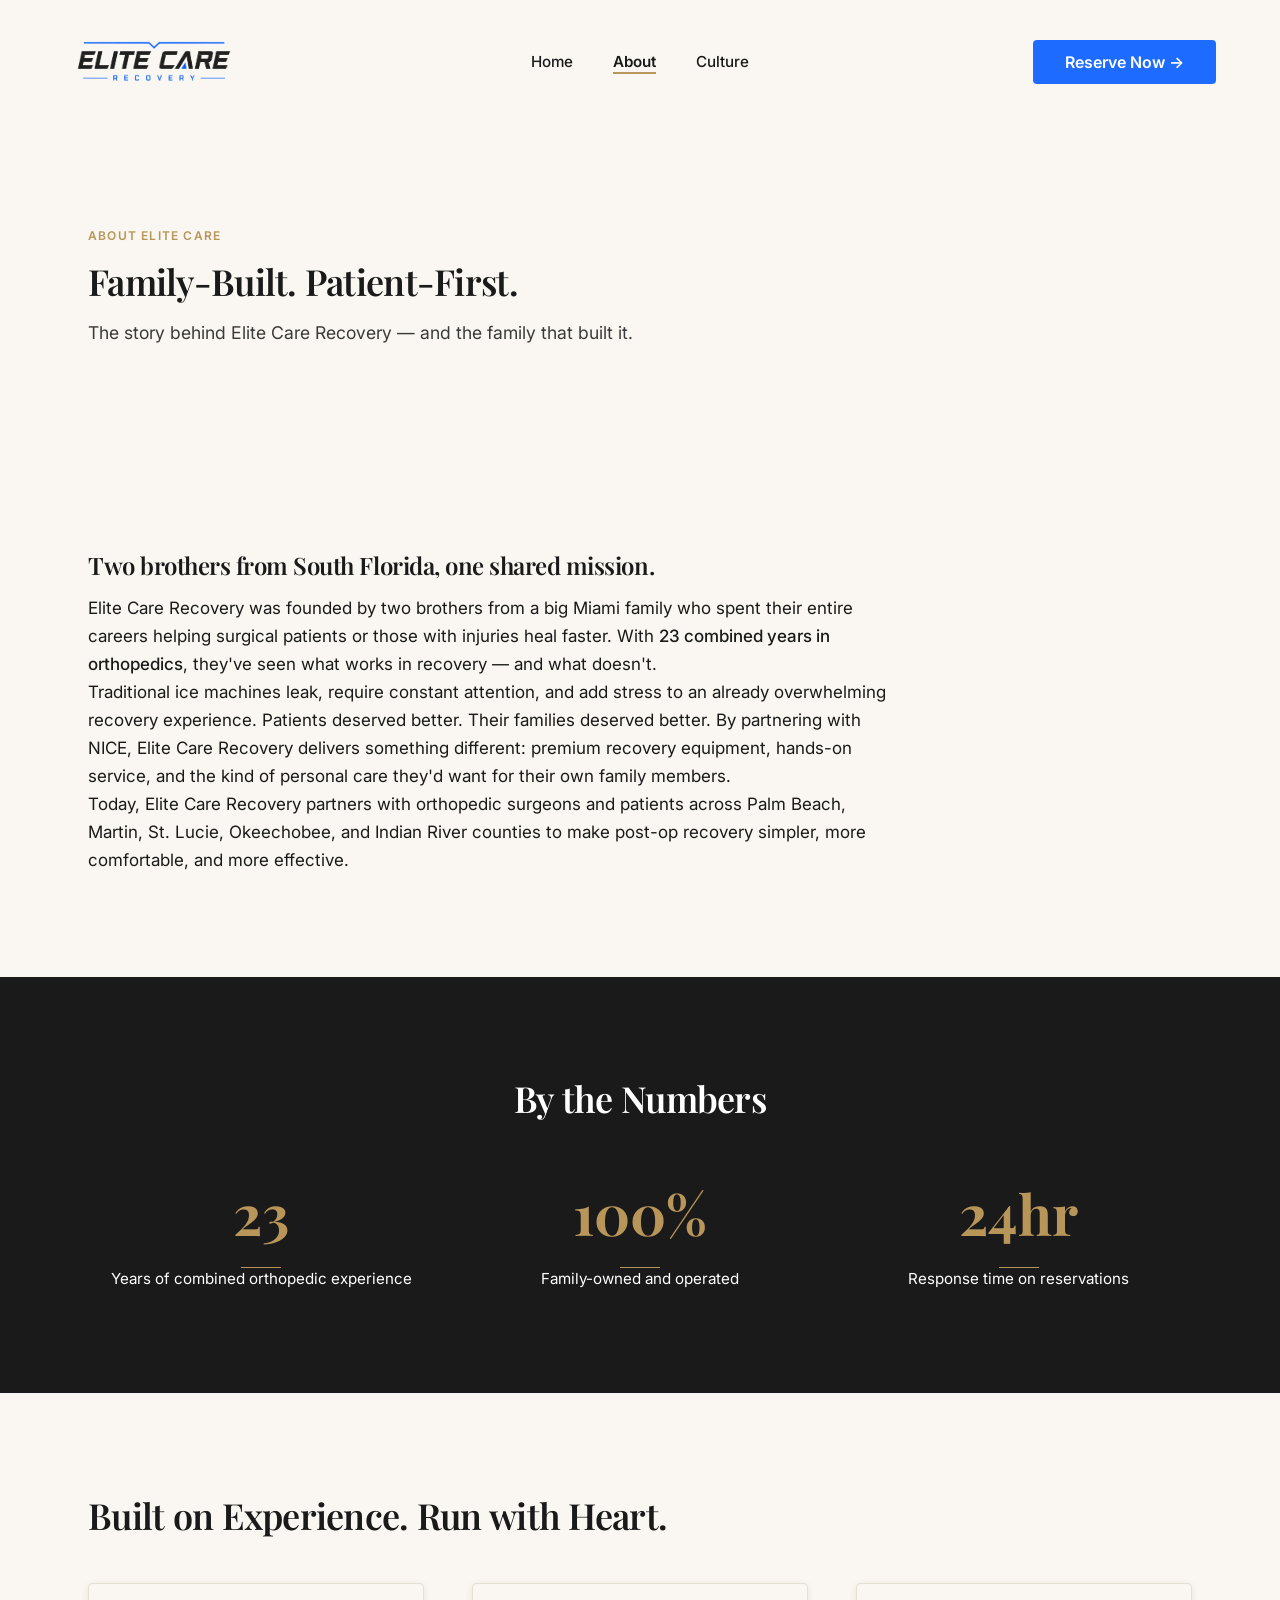
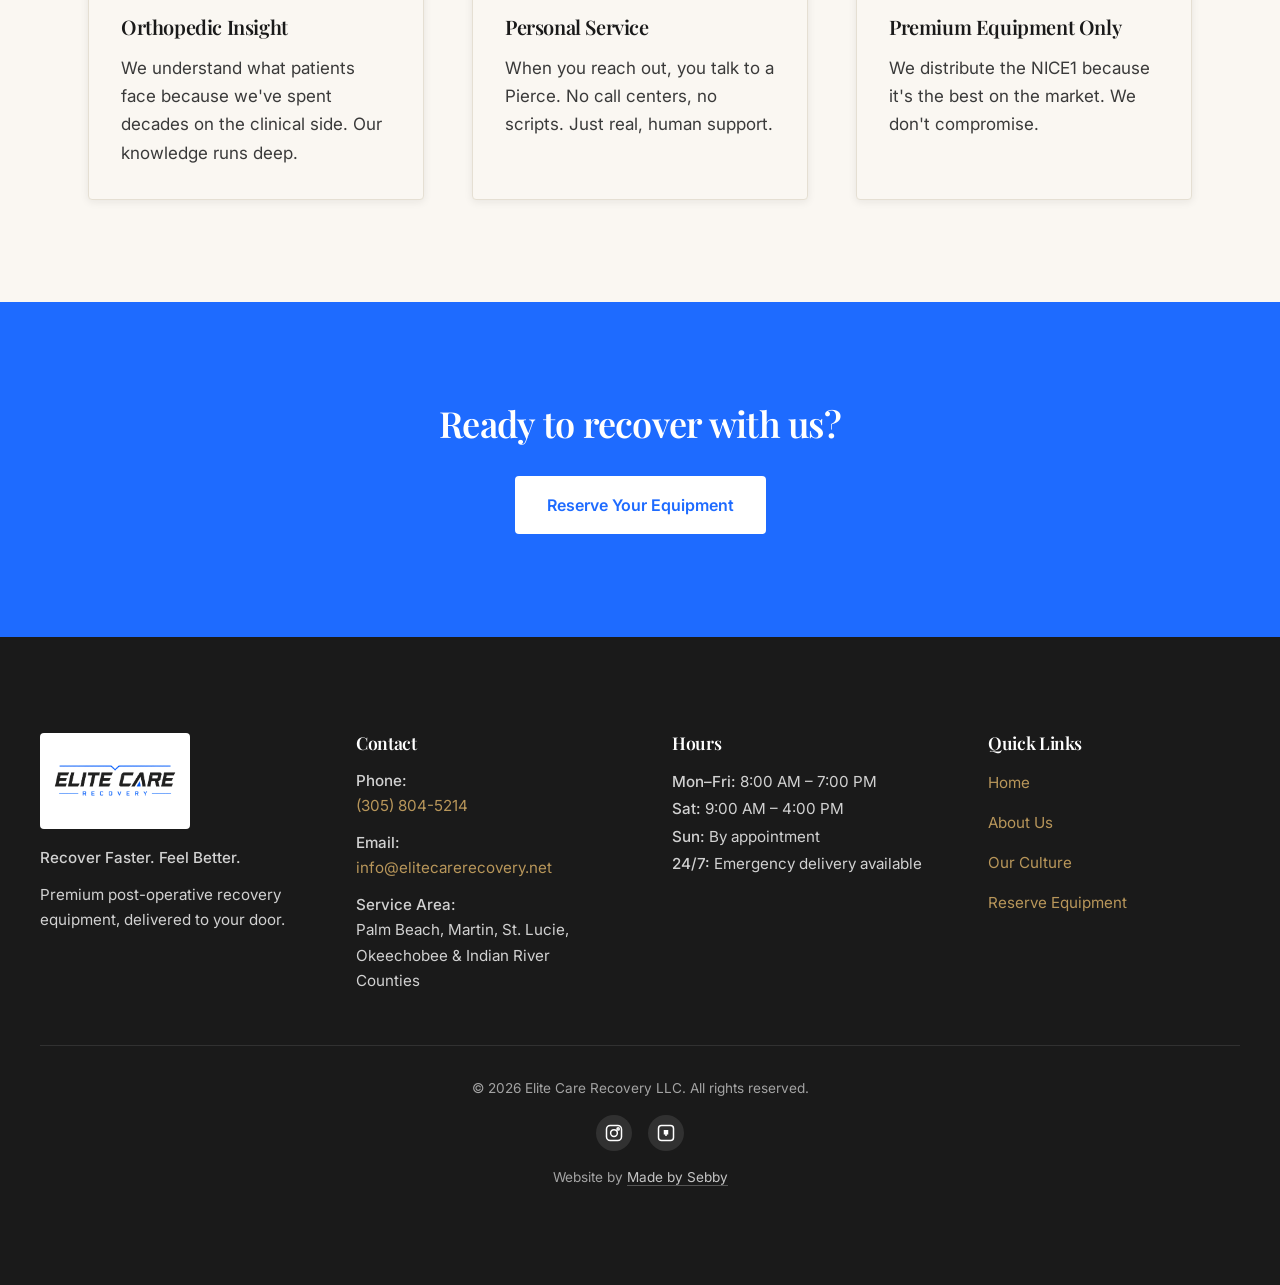
<file: about.html>
<!DOCTYPE html>
<html lang="en">
  <head>
    <meta charset="UTF-8" />
    <meta name="viewport" content="width=device-width, initial-scale=1.0" />
    <title>About Elite Care Recovery | Family-Owned Orthopedic Recovery Services | Palm Beach, Martin, St. Lucie, Okeechobee & Indian River Counties</title>
    <meta
      name="description"
      content="Learn about Elite Care Recovery's story. Two brothers with 23 years of orthopedic experience, dedicated to premium post-operative recovery in Palm Beach, Martin, St. Lucie, Okeechobee, and Indian River counties."
    />

    <!-- Favicon -->
    <link rel="icon" type="image/svg+xml" href="favicon.svg" />

    <!-- Google Fonts -->
    <link rel="preconnect" href="https://fonts.googleapis.com" />
    <link rel="preconnect" href="https://fonts.gstatic.com" crossorigin />
    <link
      href="https://fonts.googleapis.com/css2?family=Inter:wght@400;500;600&family=Playfair+Display:wght@500;600;700&display=swap"
      rel="stylesheet"
    />

    <!-- Styles -->
    <link rel="stylesheet" href="styles.css" />
  </head>

  <body>
    <!-- Skip to content link -->
    <a href="#main" class="skip-link">Skip to main content</a>

    <!-- Navigation -->
    <nav>
      <div class="nav-container">
        <a href="index.html" class="nav-logo-link">
          <img src="assets/elite-care-logo.png" alt="Elite Care Recovery Logo" class="nav-logo" />
        </a>

        <ul class="nav-links">
          <li><a href="index.html">Home</a></li>
          <li><a href="about.html">About</a></li>
          <li><a href="culture.html">Culture</a></li>
        </ul>

        <a href="index.html#reserve" class="btn btn-nav">Reserve Now →</a>

        <button class="hamburger" aria-label="Toggle navigation menu" aria-expanded="false">
          <span></span>
          <span></span>
          <span></span>
        </button>
      </div>
    </nav>

    <!-- Mobile menu overlay (outside nav to fix fixed positioning bug) -->
    <div class="mobile-menu">
      <!-- Header with logo + close button -->
      <div class="mobile-menu-header">
        <img src="assets/elite-care-logo.png" alt="Elite Care Recovery" class="mobile-menu-logo" />
        <button class="mobile-menu-close" aria-label="Close navigation menu">
          <span></span>
          <span></span>
        </button>
      </div>

      <!-- Nav links -->
      <a href="index.html">Home</a>
      <a href="about.html">About</a>
      <a href="culture.html">Culture</a>
      <a href="index.html#reserve" class="btn btn-primary">Reserve Now</a>

      <!-- Footer -->
      <div class="mobile-menu-footer">
        <p>© 2026 Elite Care Recovery LLC</p>
      </div>
    </div>

    <!-- Main content -->
    <main id="main">
      <!-- Hero Section -->
      <section class="bg-cream">
        <div class="container">
          <div class="eyebrow">About Elite Care</div>
          <h2>Family-Built. Patient-First.</h2>
          <p style="margin-top: 1rem; color: var(--color-charcoal-soft); font-size: 1.1rem;">
            The story behind Elite Care Recovery — and the family that built it.
          </p>
        </div>
      </section>

      <!-- The Story Section -->
      <section class="bg-cream">
        <div class="container">
          <div style="max-width: 800px;">
            <h3>Two brothers from South Florida, one shared mission.</h3>
            <p style="margin-top: 1rem;">
              Elite Care Recovery was founded by two brothers from a big Miami family who spent their entire careers helping surgical patients or those with injuries heal faster. With <strong>23 combined years in orthopedics</strong>, they've seen what works in recovery — and what doesn't.
            </p>
            <p>
              Traditional ice machines leak, require constant attention, and add stress to an already overwhelming recovery experience. Patients deserved better. Their families deserved better. By partnering with NICE, Elite Care Recovery delivers something different: premium recovery equipment, hands-on service, and the kind of personal care they'd want for their own family members.
            </p>
            <p>
              Today, Elite Care Recovery partners with orthopedic surgeons and patients across Palm Beach, Martin, St. Lucie, Okeechobee, and Indian River counties to make post-op recovery simpler, more comfortable, and more effective.
            </p>
          </div>
        </div>
      </section>

      <!-- By the Numbers Section -->
      <section class="bg-charcoal">
        <div class="container">
          <div style="text-align: center;">
            <h2 style="color: white;">By the Numbers</h2>

            <div class="stats-grid">
              <div class="stat-item">
                <div class="stat-number">23</div>
                <div class="stat-underline"></div>
                <div class="stat-label">Years of combined orthopedic experience</div>
              </div>

              <div class="stat-item">
                <div class="stat-number">100%</div>
                <div class="stat-underline"></div>
                <div class="stat-label">Family-owned and operated</div>
              </div>

              <div class="stat-item">
                <div class="stat-number">24hr</div>
                <div class="stat-underline"></div>
                <div class="stat-label">Response time on reservations</div>
              </div>
            </div>
          </div>
        </div>
      </section>

      <!-- Why Patients Choose Us Section -->
      <section class="bg-cream">
        <div class="container">
          <h2>Built on Experience. Run with Heart.</h2>

          <div style="display: grid; grid-template-columns: repeat(auto-fit, minmax(280px, 1fr)); gap: clamp(2rem, 5vw, 3rem); margin-top: 3rem;">
            <div class="card">
              <h3 class="card-title">Orthopedic Insight</h3>
              <p class="card-text">
                We understand what patients face because we've spent decades on the clinical side. Our knowledge runs deep.
              </p>
            </div>

            <div class="card">
              <h3 class="card-title">Personal Service</h3>
              <p class="card-text">
                When you reach out, you talk to a Pierce. No call centers, no scripts. Just real, human support.
              </p>
            </div>

            <div class="card">
              <h3 class="card-title">Premium Equipment Only</h3>
              <p class="card-text">
                We distribute the NICE1 because it's the best on the market. We don't compromise.
              </p>
            </div>
          </div>
        </div>
      </section>

      <!-- CTA Band -->
      <section class="bg-blue">
        <div class="container">
          <div style="text-align: center;">
            <h2 style="color: white;">Ready to recover with us?</h2>
            <a href="index.html#reserve" class="btn btn-white" style="margin-top: 2rem;">Reserve Your Equipment</a>
          </div>
        </div>
      </section>
    </main>

    <!-- Footer -->
    <footer>
      <div class="footer-top">
        <!-- Column 1: Brand -->
        <div class="footer-column">
          <img src="assets/elite-care-logo.png" alt="Elite Care Recovery Logo" class="footer-logo" />
          <p class="footer-tagline"><strong>Recover Faster. Feel Better.</strong></p>
          <p class="footer-description">Premium post-operative recovery equipment, delivered to your door.</p>
        </div>

        <!-- Column 2: Contact -->
        <div class="footer-column">
          <h3>Contact</h3>
          <p>
            <strong>Phone:</strong><br />
            <a href="tel:+13058045214">(305) 804-5214</a>
          </p>
          <p>
            <strong>Email:</strong><br />
            <a href="mailto:info@elitecarerecovery.net">info@elitecarerecovery.net</a>
          </p>
          <p>
            <strong>Service Area:</strong><br />
            Palm Beach, Martin, St. Lucie, Okeechobee &amp; Indian River Counties
          </p>
        </div>

        <!-- Column 3: Hours -->
        <div class="footer-column">
          <h3>Hours</h3>
          <ul class="hours-list">
            <li><strong>Mon–Fri:</strong> 8:00 AM – 7:00 PM</li>
            <li><strong>Sat:</strong> 9:00 AM – 4:00 PM</li>
            <li><strong>Sun:</strong> By appointment</li>
            <li><strong>24/7:</strong> Emergency delivery available</li>
          </ul>
        </div>

        <!-- Column 4: Quick Links -->
        <div class="footer-column">
          <h3>Quick Links</h3>
          <ul class="quick-links">
            <li><a href="index.html">Home</a></li>
            <li><a href="about.html">About Us</a></li>
            <li><a href="culture.html">Our Culture</a></li>
            <li><a href="index.html#reserve">Reserve Equipment</a></li>
          </ul>
        </div>
      </div>

      <!-- Footer Bottom Strip -->
      <div class="footer-bottom">
        <p>© 2026 Elite Care Recovery LLC. All rights reserved.</p>
        <div class="social-icons">
          <a href="#" aria-label="Instagram" title="Coming soon">
            <svg viewBox="0 0 24 24">
              <rect x="2" y="2" width="20" height="20" rx="5" ry="5" />
              <path d="M16.5 12a4.5 4.5 0 1 1-9 0 4.5 4.5 0 0 1 9 0" />
              <circle cx="17.5" cy="6.5" r="1.5" />
            </svg>
          </a>
          <a href="#" aria-label="Facebook" title="Coming soon">
            <svg viewBox="0 0 24 24">
              <path d="M18 2H6a4 4 0 0 0-4 4v12a4 4 0 0 0 4 4h12a4 4 0 0 0 4-4V6a4 4 0 0 0-4-4z" />
              <path d="M10 8v6m4-6v6m-2-6v8" />
            </svg>
          </a>
        </div>
        <p class="footer-credit">
          Website by <a href="https://madebysebby.com" rel="noopener">Made by Sebby</a>
        </p>
      </div>
    </footer>

    <!-- Main JavaScript -->
    <script src="main.js"></script>
  </body>
</html>
</file>
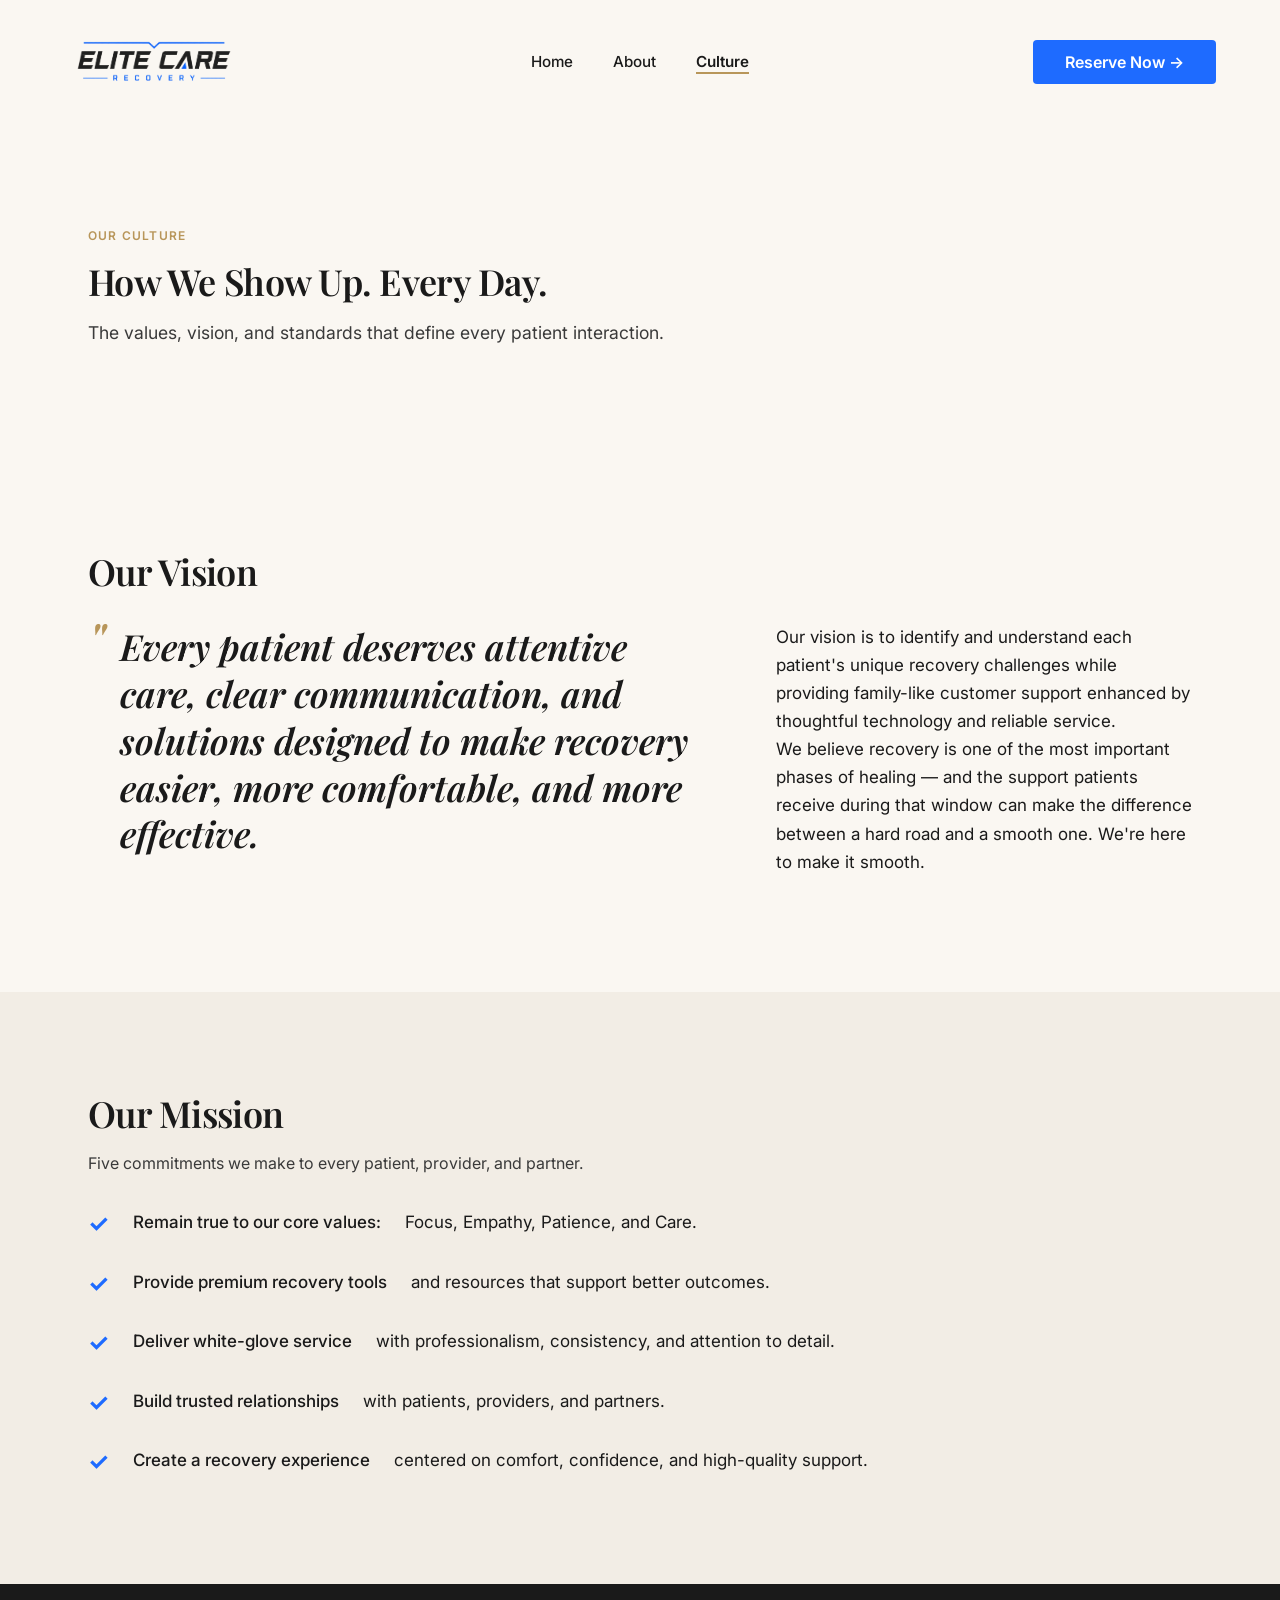
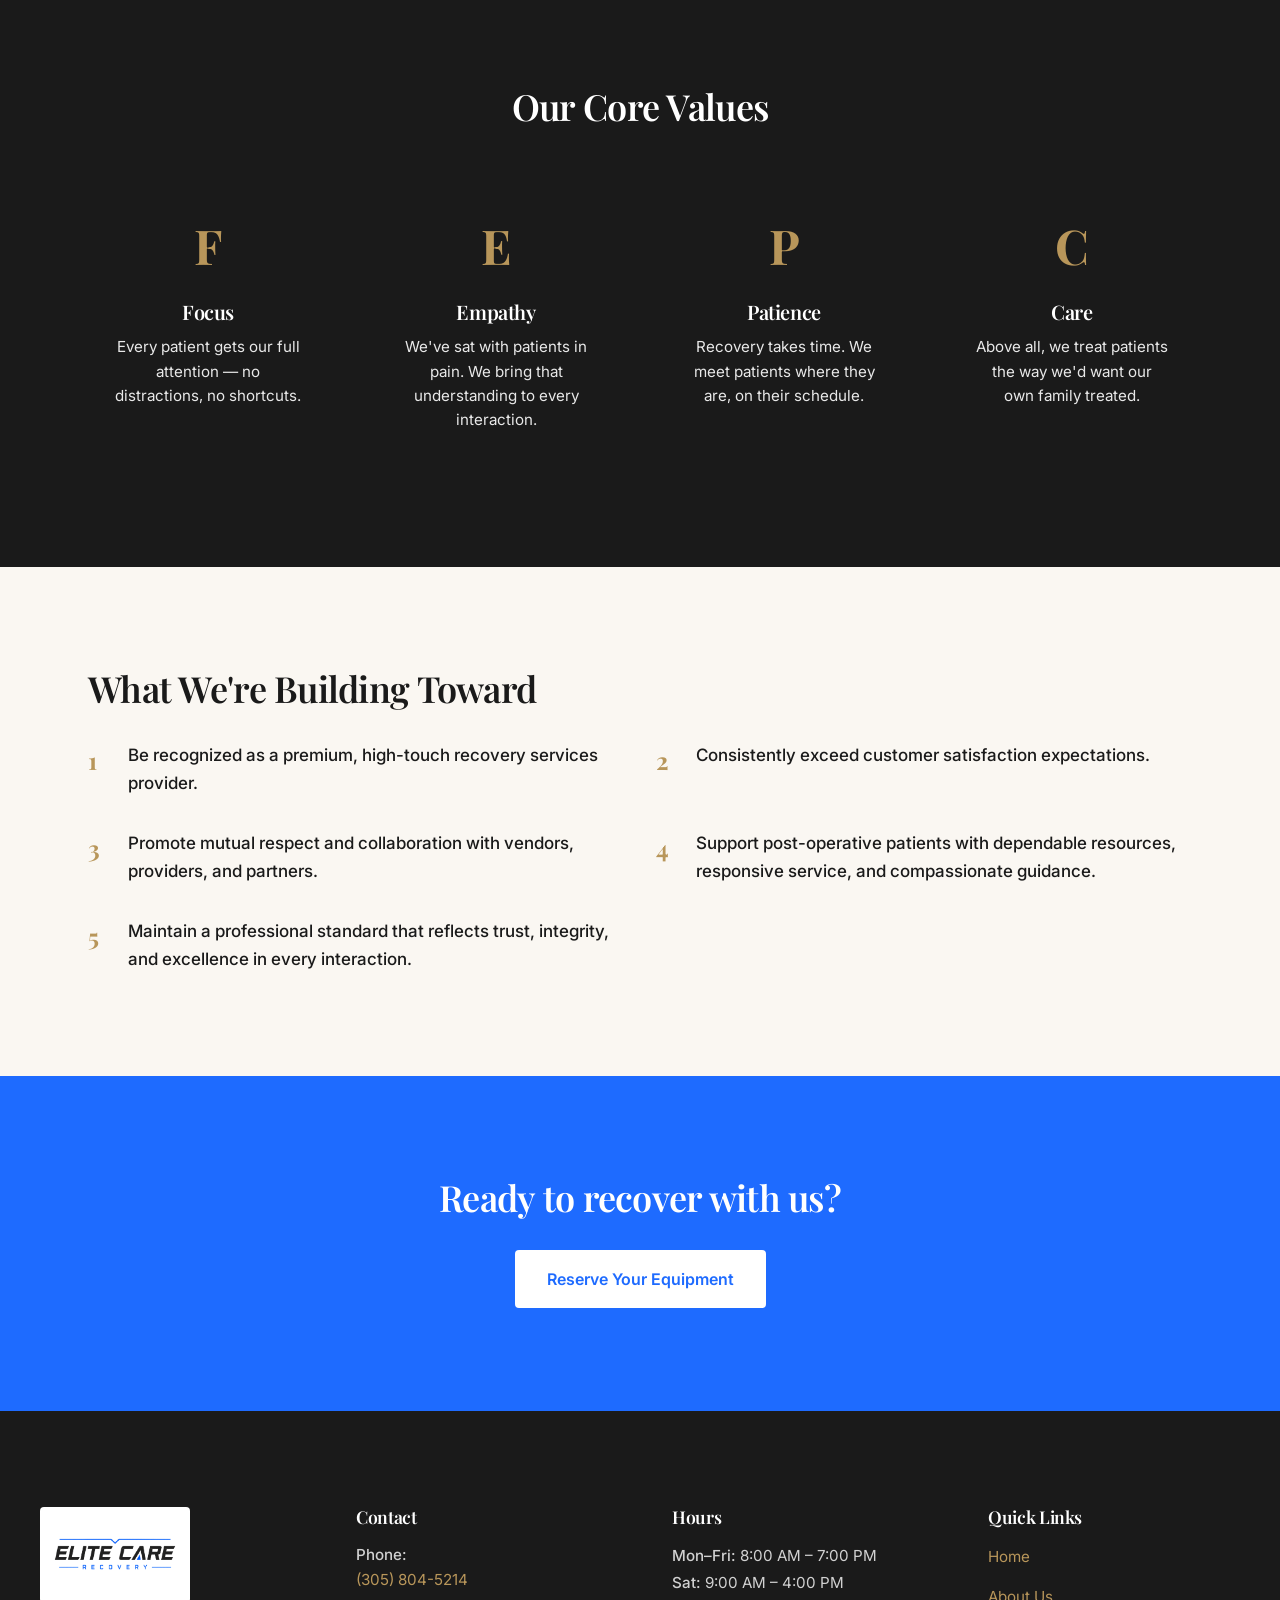
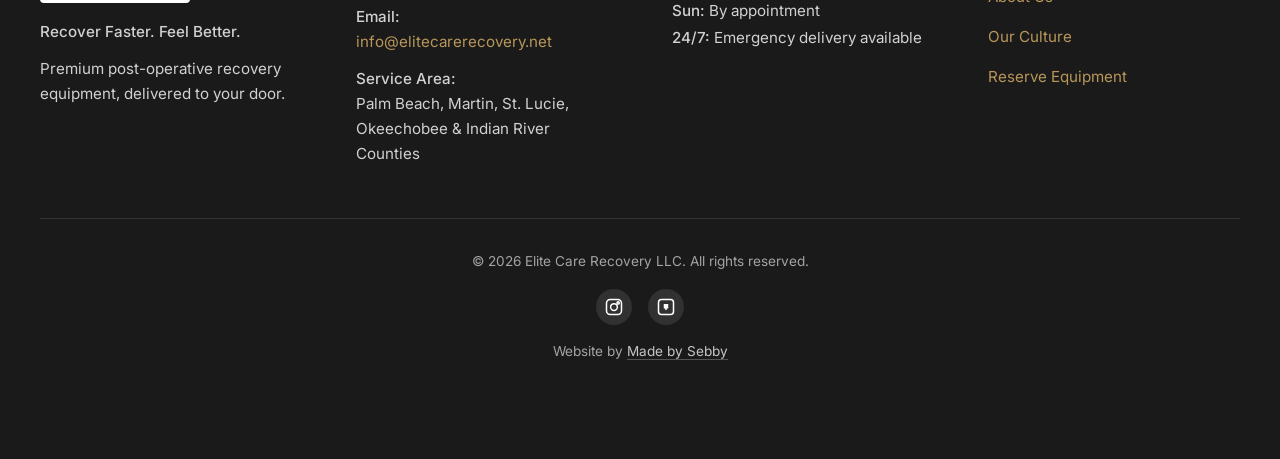
<file: culture.html>
<!DOCTYPE html>
<html lang="en">
  <head>
    <meta charset="UTF-8" />
    <meta name="viewport" content="width=device-width, initial-scale=1.0" />
    <title>Our Culture | Elite Care Recovery</title>
    <meta
      name="description"
      content="Elite Care Recovery's vision, mission, and core values. Learn how we show up for every patient, every day."
    />

    <!-- Favicon -->
    <link rel="icon" type="image/svg+xml" href="favicon.svg" />

    <!-- Google Fonts -->
    <link rel="preconnect" href="https://fonts.googleapis.com" />
    <link rel="preconnect" href="https://fonts.gstatic.com" crossorigin />
    <link
      href="https://fonts.googleapis.com/css2?family=Inter:wght@400;500;600&family=Playfair+Display:wght@500;600;700&display=swap"
      rel="stylesheet"
    />

    <!-- Styles -->
    <link rel="stylesheet" href="styles.css" />
  </head>

  <body>
    <!-- Skip to content link -->
    <a href="#main" class="skip-link">Skip to main content</a>

    <!-- Navigation -->
    <nav>
      <div class="nav-container">
        <a href="index.html" class="nav-logo-link">
          <img src="assets/elite-care-logo.png" alt="Elite Care Recovery Logo" class="nav-logo" />
        </a>

        <ul class="nav-links">
          <li><a href="index.html">Home</a></li>
          <li><a href="about.html">About</a></li>
          <li><a href="culture.html">Culture</a></li>
        </ul>

        <a href="index.html#reserve" class="btn btn-nav">Reserve Now →</a>

        <button class="hamburger" aria-label="Toggle navigation menu" aria-expanded="false">
          <span></span>
          <span></span>
          <span></span>
        </button>
      </div>
    </nav>

    <!-- Mobile menu overlay (outside nav to fix fixed positioning bug) -->
    <div class="mobile-menu">
      <!-- Header with logo + close button -->
      <div class="mobile-menu-header">
        <img src="assets/elite-care-logo.png" alt="Elite Care Recovery" class="mobile-menu-logo" />
        <button class="mobile-menu-close" aria-label="Close navigation menu">
          <span></span>
          <span></span>
        </button>
      </div>

      <!-- Nav links -->
      <a href="index.html">Home</a>
      <a href="about.html">About</a>
      <a href="culture.html">Culture</a>
      <a href="index.html#reserve" class="btn btn-primary">Reserve Now</a>

      <!-- Footer -->
      <div class="mobile-menu-footer">
        <p>© 2026 Elite Care Recovery LLC</p>
      </div>
    </div>

    <!-- Main content -->
    <main id="main">
      <!-- Hero Section -->
      <section class="bg-cream">
        <div class="container">
          <div class="eyebrow">Our Culture</div>
          <h2>How We Show Up. Every Day.</h2>
          <p style="margin-top: 1rem; color: var(--color-charcoal-soft); font-size: 1.1rem;">
            The values, vision, and standards that define every patient interaction.
          </p>
        </div>
      </section>

      <!-- Our Vision Section -->
      <section class="bg-cream">
        <div class="container">
          <h2>Our Vision</h2>

          <div class="split-60-40" style="margin-top: 2rem;">
            <div>
              <p class="pull-quote">
                Every patient deserves attentive care, clear communication, and solutions designed to make recovery easier, more comfortable, and more effective.
              </p>
            </div>

            <div>
              <p>
                Our vision is to identify and understand each patient's unique recovery challenges while providing family-like customer support enhanced by thoughtful technology and reliable service.
              </p>
              <p>
                We believe recovery is one of the most important phases of healing — and the support patients receive during that window can make the difference between a hard road and a smooth one. We're here to make it smooth.
              </p>
            </div>
          </div>
        </div>
      </section>

      <!-- Our Mission Section -->
      <section class="bg-cream-alt">
        <div class="container">
          <h2>Our Mission</h2>
          <p style="margin-top: 1rem; color: var(--color-charcoal-soft); font-size: 1rem;">
            Five commitments we make to every patient, provider, and partner.
          </p>

          <ol class="mission-list" style="counter-reset: item 0; margin-top: 2rem;">
            <li>
              <strong>Remain true to our core values:</strong>
              Focus, Empathy, Patience, and Care.
            </li>
            <li>
              <strong>Provide premium recovery tools</strong>
              and resources that support better outcomes.
            </li>
            <li>
              <strong>Deliver white-glove service</strong>
              with professionalism, consistency, and attention to detail.
            </li>
            <li>
              <strong>Build trusted relationships</strong>
              with patients, providers, and partners.
            </li>
            <li>
              <strong>Create a recovery experience</strong>
              centered on comfort, confidence, and high-quality support.
            </li>
          </ol>
        </div>
      </section>

      <!-- Core Values Band -->
      <section class="bg-charcoal">
        <div class="container">
          <div style="text-align: center;">
            <h2 style="color: white;">Our Core Values</h2>

            <div class="values-grid">
              <div class="value-card">
                <div class="value-letter">F</div>
                <h3>Focus</h3>
                <p>Every patient gets our full attention — no distractions, no shortcuts.</p>
              </div>

              <div class="value-card">
                <div class="value-letter">E</div>
                <h3>Empathy</h3>
                <p>We've sat with patients in pain. We bring that understanding to every interaction.</p>
              </div>

              <div class="value-card">
                <div class="value-letter">P</div>
                <h3>Patience</h3>
                <p>Recovery takes time. We meet patients where they are, on their schedule.</p>
              </div>

              <div class="value-card">
                <div class="value-letter">C</div>
                <h3>Care</h3>
                <p>Above all, we treat patients the way we'd want our own family treated.</p>
              </div>
            </div>
          </div>
        </div>
      </section>

      <!-- Our Objectives Section -->
      <section class="bg-cream">
        <div class="container">
          <h2>What We're Building Toward</h2>

          <ol class="objectives-grid" style="counter-reset: item 0; margin-top: 2rem; list-style: none;">
            <li>
              <strong>Be recognized as a premium, high-touch recovery services provider.</strong>
            </li>
            <li>
              <strong>Consistently exceed customer satisfaction expectations.</strong>
            </li>
            <li>
              <strong>Promote mutual respect and collaboration with vendors, providers, and partners.</strong>
            </li>
            <li>
              <strong>Support post-operative patients with dependable resources, responsive service, and compassionate guidance.</strong>
            </li>
            <li>
              <strong>Maintain a professional standard that reflects trust, integrity, and excellence in every interaction.</strong>
            </li>
          </ol>
        </div>
      </section>

      <!-- CTA Band -->
      <section class="bg-blue">
        <div class="container">
          <div style="text-align: center;">
            <h2 style="color: white;">Ready to recover with us?</h2>
            <a href="index.html#reserve" class="btn btn-white" style="margin-top: 2rem;">Reserve Your Equipment</a>
          </div>
        </div>
      </section>
    </main>

    <!-- Footer -->
    <footer>
      <div class="footer-top">
        <!-- Column 1: Brand -->
        <div class="footer-column">
          <img src="assets/elite-care-logo.png" alt="Elite Care Recovery Logo" class="footer-logo" />
          <p class="footer-tagline"><strong>Recover Faster. Feel Better.</strong></p>
          <p class="footer-description">Premium post-operative recovery equipment, delivered to your door.</p>
        </div>

        <!-- Column 2: Contact -->
        <div class="footer-column">
          <h3>Contact</h3>
          <p>
            <strong>Phone:</strong><br />
            <a href="tel:+13058045214">(305) 804-5214</a>
          </p>
          <p>
            <strong>Email:</strong><br />
            <a href="mailto:info@elitecarerecovery.net">info@elitecarerecovery.net</a>
          </p>
          <p>
            <strong>Service Area:</strong><br />
            Palm Beach, Martin, St. Lucie, Okeechobee &amp; Indian River Counties
          </p>
        </div>

        <!-- Column 3: Hours -->
        <div class="footer-column">
          <h3>Hours</h3>
          <ul class="hours-list">
            <li><strong>Mon–Fri:</strong> 8:00 AM – 7:00 PM</li>
            <li><strong>Sat:</strong> 9:00 AM – 4:00 PM</li>
            <li><strong>Sun:</strong> By appointment</li>
            <li><strong>24/7:</strong> Emergency delivery available</li>
          </ul>
        </div>

        <!-- Column 4: Quick Links -->
        <div class="footer-column">
          <h3>Quick Links</h3>
          <ul class="quick-links">
            <li><a href="index.html">Home</a></li>
            <li><a href="about.html">About Us</a></li>
            <li><a href="culture.html">Our Culture</a></li>
            <li><a href="index.html#reserve">Reserve Equipment</a></li>
          </ul>
        </div>
      </div>

      <!-- Footer Bottom Strip -->
      <div class="footer-bottom">
        <p>© 2026 Elite Care Recovery LLC. All rights reserved.</p>
        <div class="social-icons">
          <a href="#" aria-label="Instagram" title="Coming soon">
            <svg viewBox="0 0 24 24">
              <rect x="2" y="2" width="20" height="20" rx="5" ry="5" />
              <path d="M16.5 12a4.5 4.5 0 1 1-9 0 4.5 4.5 0 0 1 9 0" />
              <circle cx="17.5" cy="6.5" r="1.5" />
            </svg>
          </a>
          <a href="#" aria-label="Facebook" title="Coming soon">
            <svg viewBox="0 0 24 24">
              <path d="M18 2H6a4 4 0 0 0-4 4v12a4 4 0 0 0 4 4h12a4 4 0 0 0 4-4V6a4 4 0 0 0-4-4z" />
              <path d="M10 8v6m4-6v6m-2-6v8" />
            </svg>
          </a>
        </div>
        <p class="footer-credit">
          Website by <a href="https://madebysebby.com" rel="noopener">Made by Sebby</a>
        </p>
      </div>
    </footer>

    <!-- Main JavaScript -->
    <script src="main.js"></script>
  </body>
</html>
</file>
<file: styles.css>
/* ============================================================================
   Elite Care Recovery — Styles
   ============================================================================ */

/* Root: Color palette & typography scale */
:root {
  --color-bg: #FAF7F2;
  --color-bg-alt: #F2EDE5;
  --color-charcoal: #1A1A1A;
  --color-charcoal-soft: #3A3A3A;
  --color-blue: #1E6BFF;
  --color-blue-dark: #0F4FCC;
  --color-gold: #B8965A;
  --color-border: #E5DFD3;
  --color-shadow: rgba(26, 26, 26, 0.08);
}

/* Reset & base styles */
* {
  margin: 0;
  padding: 0;
  box-sizing: border-box;
}

html,
body {
  background-color: var(--color-bg);
  color: var(--color-charcoal);
}

html {
  scroll-behavior: smooth;
}

body {
  font-family: 'Inter', -apple-system, BlinkMacSystemFont, 'Segoe UI', sans-serif;
  font-size: 1.0625rem;
  line-height: 1.65;
  letter-spacing: 0;
}

/* Headings */
h1,
h2,
h3,
h4,
h5,
h6 {
  font-family: 'Playfair Display', serif;
  font-weight: 600;
  line-height: 1.1;
  letter-spacing: -0.02em;
  color: var(--color-charcoal);
}

h1 {
  font-size: clamp(2.5rem, 5vw, 4.5rem);
}

h2 {
  font-size: clamp(2rem, 3.5vw, 3rem);
}

h3 {
  font-size: 1.5rem;
}

/* Eyebrow pattern — uppercase label before section headline */
.eyebrow {
  font-family: 'Inter', sans-serif;
  font-size: 0.75rem;
  font-weight: 600;
  letter-spacing: 0.1em;
  text-transform: uppercase;
  color: var(--color-gold);
  margin-bottom: 1rem;
}

small,
.small {
  font-size: 0.875rem;
}

/* Emphasis & links */
strong,
b {
  font-weight: 500;
}

a {
  color: var(--color-blue);
  text-decoration: none;
  transition: color 200ms ease;
}

a:hover,
a:focus {
  color: var(--color-blue-dark);
}

/* Container utility */
.container {
  width: 100%;
  max-width: 1200px;
  margin: 0 auto;
  padding: 0 1.5rem;
}

/* Layout grid utilities */
.split-50-50 {
  display: grid;
  grid-template-columns: 1fr;
  gap: clamp(2rem, 5vw, 4rem);
}

@media (min-width: 1024px) {
  .split-50-50 {
    grid-template-columns: 1fr 1fr;
  }
}

.split-60-40 {
  display: grid;
  grid-template-columns: 1fr;
  gap: clamp(2rem, 5vw, 4rem);
}

@media (min-width: 1024px) {
  .split-60-40 {
    grid-template-columns: 1.5fr 1fr;
  }
}

/* Sections: alternating backgrounds with generous padding */
section {
  padding: clamp(4rem, 8vw, 8rem) 0;
}

section.bg-cream {
  background-color: var(--color-bg);
}

section.bg-cream-alt {
  background-color: var(--color-bg-alt);
}

section.bg-charcoal {
  background-color: var(--color-charcoal);
  color: white;
}

section.bg-charcoal .eyebrow {
  color: var(--color-gold);
}

section.bg-blue {
  background-color: var(--color-blue);
  color: white;
}

/* ============================================================================
   Navigation
   ============================================================================ */

nav {
  position: sticky;
  top: 0;
  z-index: 100;
  background-color: transparent;
  transition: all 300ms ease;
}

nav.scrolled {
  background-color: rgba(250, 247, 242, 0.95);
  backdrop-filter: blur(10px);
  border-bottom: 1px solid var(--color-border);
}

.nav-container {
  display: flex;
  align-items: center;
  justify-content: center;
  padding: 2rem 1.5rem;
  max-width: 1200px;
  margin: 0 auto;
  position: relative;
}

@media (min-width: 768px) {
  .nav-container {
    padding: 2.5rem 1.5rem;
  }
}

.nav-logo-link {
  display: flex;
  align-items: center;
  position: absolute;
  left: 1.5rem;
}

.nav-logo {
  width: 180px;
  height: auto;
}

.nav-links {
  display: none;
  list-style: none;
  gap: 2.5rem;
  align-items: center;
  margin: 0;
  padding: 0;
}

@media (min-width: 1024px) {
  .nav-links {
    display: flex;
  }
}

.nav-links li {
  display: flex;
  align-items: center;
  line-height: 1;
  min-height: 44px;
}

.nav-links a {
  font-family: 'Inter', sans-serif;
  font-size: 0.95rem;
  font-weight: 500;
  color: var(--color-charcoal);
  position: relative;
  line-height: 1;
}

.nav-links a::after {
  content: '';
  position: absolute;
  bottom: -0.25rem;
  left: 0;
  width: 0;
  height: 2px;
  background-color: var(--color-gold);
  transition: width 300ms ease;
}

.nav-links a:hover::after {
  width: 100%;
}

.nav-links a.active::after {
  width: 100%;
}

.nav-links a.active {
  color: var(--color-charcoal);
  font-weight: 600;
}

/* Reserve Now button in nav */
nav .btn-nav {
  background-color: var(--color-blue);
  color: white;
  padding: 0.75rem 1.5rem;
  border-radius: 4px;
  font-weight: 600;
  transition: background-color 200ms ease;
  font-size: 0.95rem;
  white-space: nowrap;
  line-height: 1;
  display: inline-block;
  position: absolute;
  right: 1.5rem;
}

@media (max-width: 1023px) {
  nav .btn-nav {
    display: none;
  }
}

@media (min-width: 1024px) {
  nav .btn-nav {
    padding: 0.875rem 2rem;
    font-size: 1rem;
  }
}

nav .btn-nav:hover,
nav .btn-nav:focus {
  background-color: var(--color-blue-dark);
}

/* Hamburger menu (mobile) */
.hamburger {
  display: flex !important;
  flex-direction: column;
  gap: 0.35rem;
  background: none !important;
  border: none !important;
  cursor: pointer;
  padding: 0 !important;
  font-size: inherit !important;
  font-weight: inherit !important;
  border-radius: 0 !important;
  transition: none;
  position: absolute;
  right: 1.5rem;
}

@media (min-width: 1024px) {
  .hamburger {
    display: none !important;
  }
}

.hamburger span {
  width: 24px;
  height: 2px;
  background-color: var(--color-charcoal);
  transition: all 300ms ease;
}

.hamburger.open span:nth-child(1) {
  transform: rotate(45deg) translateY(10px);
}

.hamburger.open span:nth-child(2) {
  opacity: 0;
}

.hamburger.open span:nth-child(3) {
  transform: rotate(-45deg) translateY(-10px);
}

/* Mobile menu overlay */
.mobile-menu {
  position: fixed;
  top: 0;
  right: -100%;
  width: 100%;
  height: 100vh;
  background-color: var(--color-bg);
  transition: right 300ms ease;
  z-index: 101;
  display: flex;
  flex-direction: column;
  padding: 0;
  gap: 0;
  overflow-y: auto;
  -webkit-overflow-scrolling: touch;
}

@media (min-width: 1024px) {
  .mobile-menu {
    display: none;
  }
}

.mobile-menu.open {
  right: 0;
}

.mobile-menu a {
  font-size: 1.25rem;
  font-weight: 500;
  color: var(--color-charcoal);
  padding: 1rem 2rem;
}

/* Mobile menu header */
.mobile-menu-header {
  display: flex;
  align-items: center;
  justify-content: space-between;
  padding: 1.5rem 2rem;
  border-bottom: 1px solid var(--color-border);
  flex-shrink: 0;
}

.mobile-menu-logo {
  width: 150px;
  height: auto;
  max-height: 150px;
  flex-shrink: 0;
  display: block;
}

/* Mobile menu close button (X icon) */
.mobile-menu-close {
  display: flex !important;
  align-items: center;
  justify-content: center;
  background: none !important;
  border: none !important;
  cursor: pointer;
  padding: 8px !important;
  width: 40px;
  height: 40px;
  position: relative;
  border-radius: 0 !important;
  transition: none;
}

.mobile-menu-close span {
  width: 24px;
  height: 2px;
  background-color: var(--color-charcoal);
  position: absolute;
}

.mobile-menu-close span:nth-child(1) {
  transform: rotate(45deg);
}

.mobile-menu-close span:nth-child(2) {
  transform: rotate(-45deg);
}

/* Mobile menu footer */
.mobile-menu-footer {
  margin-top: auto;
  padding: 1.5rem 2rem;
  border-top: 1px solid var(--color-border);
  text-align: center;
}

.mobile-menu-footer p {
  font-size: 0.85rem;
  color: var(--color-charcoal-soft);
  margin: 0;
}

/* Skip to content link */
.skip-link {
  position: absolute;
  top: -40px;
  left: 0;
  background-color: var(--color-blue);
  color: white;
  padding: 0.5rem 1rem;
  z-index: 100;
  font-size: 0.875rem;
  font-weight: 600;
}

.skip-link:focus {
  top: 0;
}

/* ============================================================================
   Hero Section
   ============================================================================ */

.hero {
  position: relative;
  height: 85vh;
  min-height: 500px;
  display: flex;
  align-items: center;
  justify-content: center;
  overflow: hidden;
}

.hero-video {
  position: absolute;
  top: 0;
  left: 0;
  width: 100%;
  height: 100%;
  object-fit: cover;
  object-position: center 20%;
  z-index: 0;
}

.hero-overlay {
  position: absolute;
  top: 0;
  left: 0;
  width: 100%;
  height: 100%;
  background: linear-gradient(
    to bottom,
    rgba(26, 26, 26, 0) 0%,
    rgba(26, 26, 26, 0.6) 100%
  );
  z-index: 1;
}

.hero-content {
  position: relative;
  z-index: 2;
  text-align: center;
  color: white;
  padding: 0 1.5rem;
  max-width: 800px;
}

.hero-content h1 {
  color: white;
  margin-bottom: 1.5rem;
  font-weight: 700;
}

.hero-content p {
  font-size: clamp(1rem, 2vw, 1.25rem);
  margin-bottom: 2.5rem;
  line-height: 1.6;
}

.hero-ctas {
  display: flex;
  flex-direction: column;
  gap: 1.5rem;
  justify-content: center;
  align-items: center;
  margin-bottom: 3rem;
}

@media (min-width: 640px) {
  .hero-ctas {
    flex-direction: row;
  }
}

/* Gold flourish beneath CTAs */
.hero-flourish {
  width: 60px;
  height: 1px;
  background-color: var(--color-gold);
  margin: 0 auto;
}

/* ============================================================================
   Buttons
   ============================================================================ */

button,
.btn {
  font-family: 'Inter', sans-serif;
  font-size: 1rem;
  font-weight: 600;
  border: none;
  border-radius: 4px;
  padding: 1rem 2rem;
  cursor: pointer;
  transition: all 200ms ease;
  text-decoration: none;
  display: inline-block;
}

.btn-primary {
  background-color: var(--color-blue);
  color: white;
}

.btn-primary:hover,
.btn-primary:focus {
  background-color: var(--color-blue-dark);
  outline: none;
}

.btn-ghost {
  background-color: transparent;
  color: white;
  border: 2px solid white;
}

.btn-ghost:hover,
.btn-ghost:focus {
  background-color: rgba(255, 255, 255, 0.1);
}

.btn-white {
  background-color: white;
  color: var(--color-blue);
  font-weight: 600;
}

.btn-white:hover,
.btn-white:focus {
  background-color: rgba(255, 255, 255, 0.9);
}

.btn-full {
  width: 100%;
}

@media (min-width: 640px) {
  .btn-full {
    width: auto;
  }
}

/* Loading state */
.btn:disabled,
.btn.sending {
  opacity: 0.6;
  cursor: not-allowed;
}

/* ============================================================================
   Cards
   ============================================================================ */

.card {
  background-color: var(--color-bg);
  border: 1px solid var(--color-border);
  border-radius: 4px;
  padding: 2rem;
  box-shadow: 0 2px 8px var(--color-shadow);
  transition: box-shadow 200ms ease;
}

.card:hover {
  box-shadow: 0 4px 12px var(--color-shadow);
}

.card-title {
  font-size: 1.25rem;
  font-weight: 600;
  margin-bottom: 1rem;
  color: var(--color-charcoal);
}

.card-text {
  color: var(--color-charcoal-soft);
  line-height: 1.65;
}

/* Step card — numbered 01, 02, 03, 04 */
.step-card {
  background-color: var(--color-bg);
  border: 1px solid var(--color-border);
  border-top: 3px solid var(--color-gold);
  border-radius: 4px;
  padding: 2rem;
  text-align: center;
}

.step-number {
  font-family: 'Playfair Display', serif;
  font-size: clamp(2.5rem, 4vw, 3.5rem);
  font-weight: 700;
  color: var(--color-gold);
  margin-bottom: 1rem;
}

.step-card h3 {
  margin-bottom: 1rem;
  font-size: 1.25rem;
}

.step-card p {
  color: var(--color-charcoal-soft);
  font-size: 0.95rem;
  line-height: 1.65;
}

/* Benefits grid */
.benefits-grid {
  display: grid;
  grid-template-columns: 1fr;
  gap: clamp(2rem, 5vw, 3rem);
  margin-top: 3rem;
}

@media (min-width: 768px) {
  .benefits-grid {
    grid-template-columns: repeat(3, 1fr);
  }
}

.benefit-item {
  text-align: center;
}

.benefit-icon {
  width: 48px;
  height: 48px;
  margin: 0 auto 1.5rem;
  stroke: var(--color-blue);
  stroke-width: 1.5;
  fill: none;
}

.benefit-item h3 {
  margin-bottom: 0.75rem;
  font-size: 1.15rem;
}

.benefit-item p {
  color: var(--color-charcoal-soft);
  font-size: 0.95rem;
  line-height: 1.65;
}

/* Feature list with checkmarks */
.feature-list {
  list-style: none;
  margin: 2rem 0;
  display: flex;
  flex-direction: column;
  gap: 1rem;
}

.feature-list li {
  display: flex;
  gap: 1rem;
  align-items: flex-start;
}

.feature-list li::before {
  content: '✓';
  color: var(--color-blue);
  font-weight: 700;
  font-size: 1.25rem;
  flex-shrink: 0;
  margin-top: 0.125rem;
}

.feature-list li span {
  color: var(--color-charcoal-soft);
}

/* Mission/Objectives list with checkmarks */
.mission-list {
  list-style: none;
  display: flex;
  flex-direction: column;
  gap: 1.5rem;
  margin-top: 2rem;
}

.mission-list li {
  display: flex;
  gap: 1.5rem;
  align-items: flex-start;
}

.mission-list li::before {
  content: '✓';
  color: var(--color-blue);
  font-weight: 700;
  font-size: 1.5rem;
  flex-shrink: 0;
  margin-top: -0.25rem;
}

.mission-list strong {
  display: block;
  color: var(--color-charcoal);
  margin-bottom: 0.25rem;
}

/* Objectives grid */
.objectives-grid {
  display: grid;
  grid-template-columns: 1fr;
  gap: 2rem;
  margin-top: 2rem;
}

@media (min-width: 1024px) {
  .objectives-grid {
    grid-template-columns: 1fr 1fr;
  }
}

.objectives-grid li {
  padding-left: 2.5rem;
  position: relative;
}

.objectives-grid li::before {
  content: counter(item);
  counter-increment: item;
  position: absolute;
  left: 0;
  top: 0;
  font-family: 'Playfair Display', serif;
  font-size: 1.5rem;
  font-weight: 700;
  color: var(--color-gold);
}

/* Core values grid — F E P C */
.values-grid {
  display: grid;
  grid-template-columns: 1fr;
  gap: clamp(2rem, 5vw, 3rem);
  margin-top: 3rem;
}

@media (min-width: 768px) {
  .values-grid {
    grid-template-columns: repeat(2, 1fr);
  }
}

@media (min-width: 1024px) {
  .values-grid {
    grid-template-columns: repeat(4, 1fr);
  }
}

.value-card {
  text-align: center;
  padding: 2rem 1.5rem;
}

.value-letter {
  font-family: 'Playfair Display', serif;
  font-size: 3rem;
  font-weight: 700;
  color: var(--color-gold);
  margin-bottom: 1rem;
}

.value-card h3 {
  color: white;
  margin-bottom: 0.75rem;
  font-size: 1.25rem;
}

.value-card p {
  color: rgba(255, 255, 255, 0.9);
  font-size: 0.95rem;
  line-height: 1.6;
}

/* ============================================================================
   Forms
   ============================================================================ */

form {
  margin-top: 2rem;
}

.form-group {
  margin-bottom: 1.5rem;
  display: flex;
  flex-direction: column;
}

label {
  font-family: 'Inter', sans-serif;
  font-size: 0.8rem;
  font-weight: 600;
  letter-spacing: 0.05em;
  text-transform: uppercase;
  color: var(--color-charcoal);
  margin-bottom: 0.5rem;
}

input,
select,
textarea {
  font-family: 'Inter', sans-serif;
  font-size: 1rem;
  padding: 0.875rem;
  border: 1px solid var(--color-border);
  background-color: var(--color-bg);
  color: var(--color-charcoal);
  border-radius: 4px;
  transition: all 200ms ease;
}

input:focus,
select:focus,
textarea:focus {
  outline: none;
  border-color: var(--color-blue);
  box-shadow: 0 0 0 3px rgba(30, 107, 255, 0.1);
}

input:invalid,
select:invalid,
textarea:invalid {
  border-color: #d32f2f;
}

input[type='text'],
input[type='email'],
input[type='tel'],
input[type='date'],
select {
  width: 100%;
}

textarea {
  width: 100%;
  resize: vertical;
  min-height: 120px;
}

input[type='hidden'] {
  display: none;
}

form button {
  width: 100%;
  margin-top: 1rem;
}

@media (min-width: 640px) {
  form button {
    width: auto;
  }
}

/* Form success/sending states */
.form-status {
  margin-top: 1.5rem;
  padding: 1rem;
  border-radius: 4px;
  text-align: center;
  display: none;
  font-weight: 500;
}

.form-status.show {
  display: block;
}

.form-status.success {
  background-color: #e8f5e9;
  color: #2e7d32;
}

.form-status.error {
  background-color: #ffebee;
  color: #c62828;
}

/* ============================================================================
   Image Placeholders
   ============================================================================ */

.image-placeholder {
  aspect-ratio: 4 / 5;
  background-color: var(--color-bg-alt);
  border: 1.5px dashed var(--color-gold);
  border-radius: 4px;
  display: flex;
  flex-direction: column;
  align-items: center;
  justify-content: center;
  padding: 2rem;
  text-align: center;
}

.placeholder-label {
  font-family: 'Inter', sans-serif;
  font-size: 0.75rem;
  font-weight: 600;
  letter-spacing: 0.1em;
  text-transform: uppercase;
  color: var(--color-gold);
  margin-bottom: 1rem;
}

.image-placeholder p {
  color: var(--color-charcoal-soft);
  font-size: 0.95rem;
  line-height: 1.6;
}

/* ============================================================================
   Typography Utilities
   ============================================================================ */

.pull-quote {
  font-family: 'Playfair Display', serif;
  font-size: clamp(1.5rem, 3vw, 2.25rem);
  font-weight: 600;
  font-style: italic;
  line-height: 1.3;
  color: var(--color-charcoal);
  margin-bottom: 2rem;
  position: relative;
  padding-left: 2rem;
}

.pull-quote::before {
  content: '"';
  position: absolute;
  left: 0;
  top: -0.5rem;
  font-size: 3rem;
  color: var(--color-gold);
  line-height: 1;
}

.stat-number {
  font-family: 'Playfair Display', serif;
  font-size: clamp(2rem, 5vw, 3.5rem);
  font-weight: 700;
  color: var(--color-gold);
  margin-bottom: 0.5rem;
}

.stat-label {
  font-size: 0.95rem;
  color: white;
  line-height: 1.5;
}

.stat-underline {
  width: 40px;
  height: 1px;
  background-color: var(--color-gold);
  margin: 0.5rem auto 0;
}

/* Stats grid */
.stats-grid {
  display: grid;
  grid-template-columns: 1fr;
  gap: 2rem;
  margin-top: 3rem;
}

@media (min-width: 768px) {
  .stats-grid {
    grid-template-columns: repeat(3, 1fr);
  }
}

.stat-item {
  text-align: center;
}

/* ============================================================================
   Footer
   ============================================================================ */

footer {
  background-color: var(--color-charcoal);
  color: white;
  padding: clamp(3rem, 8vw, 6rem) 1.5rem;
}

.footer-top {
  display: grid;
  grid-template-columns: 1fr;
  gap: clamp(2rem, 5vw, 4rem);
  margin-bottom: 2.5rem;
  max-width: 1200px;
  margin-left: auto;
  margin-right: auto;
}

@media (min-width: 1024px) {
  .footer-top {
    grid-template-columns: repeat(4, 1fr);
  }
}

.footer-column h3 {
  color: white;
  margin-bottom: 1rem;
  font-size: 1.1rem;
}

.footer-column p {
  color: rgba(255, 255, 255, 0.8);
  font-size: 0.95rem;
  line-height: 1.65;
  margin-bottom: 0.75rem;
}

.footer-column a {
  color: var(--color-gold);
}

.footer-column a:hover {
  color: rgba(184, 150, 90, 0.8);
}

.footer-logo {
  width: 150px;
  height: auto;
  margin-bottom: 1rem;
  background-color: white;
  padding: 0.05rem 0.25rem;
  border-radius: 4px;
  display: block;
}

.footer-tagline {
  color: rgba(255, 255, 255, 0.9);
  font-size: 0.9rem;
  font-weight: 500;
  margin-bottom: 1rem;
}

.footer-description {
  color: rgba(255, 255, 255, 0.7);
  font-size: 0.9rem;
  line-height: 1.6;
}

/* Hours list */
.hours-list {
  list-style: none;
  color: rgba(255, 255, 255, 0.8);
  font-size: 0.95rem;
  line-height: 1.8;
}

/* Quick links list */
.quick-links {
  list-style: none;
  display: flex;
  flex-direction: column;
  gap: 0.75rem;
}

.quick-links a {
  font-size: 0.95rem;
}

/* Footer bottom strip */
.footer-bottom {
  border-top: 1px solid rgba(255, 255, 255, 0.1);
  padding-top: 2rem;
  max-width: 1200px;
  margin: 0 auto;
  text-align: center;
}

.footer-bottom p {
  color: rgba(255, 255, 255, 0.6);
  font-size: 0.85rem;
  line-height: 1.6;
  margin-bottom: 1rem;
}

.footer-bottom p:last-child {
  margin-bottom: 0;
}

/* Build credit */
.footer-credit {
  font-size: 0.8rem;
}

.footer-credit a {
  color: rgba(255, 255, 255, 0.75);
  text-decoration: none;
  border-bottom: 1px solid rgba(255, 255, 255, 0.25);
  transition: color 0.2s ease, border-color 0.2s ease;
}

.footer-credit a:hover,
.footer-credit a:focus-visible {
  color: #fff;
  border-bottom-color: rgba(255, 255, 255, 0.6);
}

/* Social icons */
.social-icons {
  display: flex;
  gap: 1rem;
  justify-content: center;
  margin-bottom: 1rem;
}

.social-icons a {
  display: inline-flex;
  align-items: center;
  justify-content: center;
  width: 36px;
  height: 36px;
  border-radius: 50%;
  background-color: rgba(255, 255, 255, 0.1);
  transition: all 200ms ease;
}

.social-icons a:hover {
  background-color: var(--color-gold);
}

.social-icons svg {
  width: 18px;
  height: 18px;
  stroke: white;
  stroke-width: 2;
  fill: none;
}

/* ============================================================================
   Accessibility & Focus States
   ============================================================================ */

button:focus,
a:focus,
input:focus,
select:focus,
textarea:focus {
  outline: 2px solid var(--color-gold);
  outline-offset: 2px;
}

/* ============================================================================
   Responsive Media Queries
   ============================================================================ */

/* Tablet breakpoint (640px) */
@media (min-width: 640px) {
  .container {
    padding: 0 2rem;
  }

  h1 {
    font-size: 3rem;
  }

  h2 {
    font-size: 2.25rem;
  }
}

/* Desktop breakpoint (1024px) */
@media (min-width: 1024px) {
  .container {
    padding: 0 3rem;
  }

  section {
    padding: clamp(4rem, 8vw, 8rem) 0;
  }
}

/* Wide desktop (1280px) */
@media (min-width: 1280px) {
  .container {
    max-width: 1200px;
  }
}

/* Print styles */
@media print {
  nav,
  footer {
    display: none;
  }

  body {
    background-color: white;
    color: black;
  }
}
</file>
